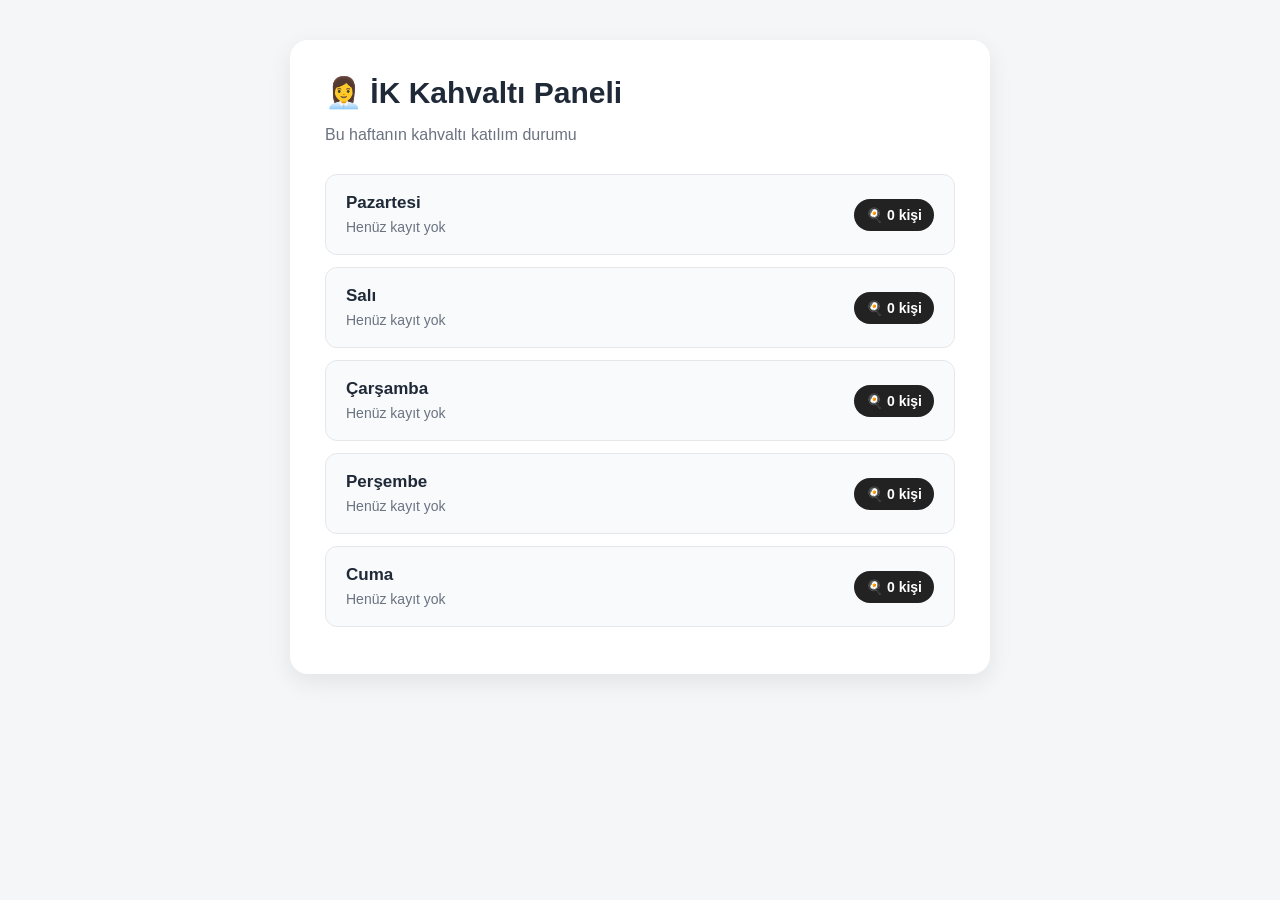
<file: admin.html>
<!DOCTYPE html>
<html lang="tr">
<head>
    <meta charset="UTF-8">
    <meta name="viewport" content="width=device-width, initial-scale=1.0">

    <title>İK Kahvaltı Paneli</title>

    <link rel="stylesheet" href="style.css">
</head>

<body>

    <div class="container">

        <h1>👩‍💼 İK Kahvaltı Paneli</h1>

        <p>Bu haftanın kahvaltı katılım durumu</p>

        <div id="sonuclar"></div>

    </div>

    <script src="admin.js"></script>

</body>
</html>
</file>
<file: style.css>
* {
    box-sizing: border-box;
}

body {
    font-family: Arial, sans-serif;
    background: #f4f6f8;
    margin: 0;
    padding: 40px 20px;
    color: #222;
}

.container {
    max-width: 700px;
    margin: auto;
    background: white;
    padding: 35px;
    border-radius: 18px;
    box-shadow: 0 8px 25px rgba(0, 0, 0, 0.08);
}

h1 {
    margin-top: 0;
    margin-bottom: 8px;
    color: #1f2937;
    font-size: 30px;
}

p {
    color: #6b7280;
    margin-bottom: 30px;
}

/* Gün kartları */

.day {
    display: flex;
    justify-content: space-between;
    align-items: center;
    padding: 18px 20px;
    margin: 12px 0;
    background: #f8fafc;
    border: 1px solid #e5e7eb;
    border-radius: 12px;
    transition: 0.2s;
}

.day:hover {
    transform: translateY(-2px);
    box-shadow: 0 5px 15px rgba(0, 0, 0, 0.06);
}

.day strong {
    font-size: 17px;
    color: #1f2937;
}

.day small {
    display: inline-block;
    margin-top: 6px;
    color: #6b7280;
    font-size: 14px;
}

/* Kişi sayısı */

.day > strong:last-child {
    background: #222;
    color: white;
    padding: 8px 12px;
    border-radius: 20px;
    font-size: 14px;
    white-space: nowrap;
}

/* Form alanları */

input[type="text"] {
    width: 100%;
    padding: 13px;
    border: 1px solid #d1d5db;
    border-radius: 8px;
    font-size: 16px;
    outline: none;
}

input[type="text"]:focus {
    border-color: #222;
}

/* Buton */

button {
    padding: 13px 25px;
    border: none;
    border-radius: 8px;
    cursor: pointer;
    font-size: 16px;
}

.save-btn {
    background: #222;
    color: white;
    margin-top: 20px;
    width: 100%;
}

.save-btn:hover {
    background: #444;
}

/* Telefon */

@media (max-width: 600px) {

    body {
        padding: 20px 10px;
    }

    .container {
        padding: 25px 18px;
    }

    h1 {
        font-size: 24px;
    }

    .day {
        padding: 15px;
    }
}
</file>
